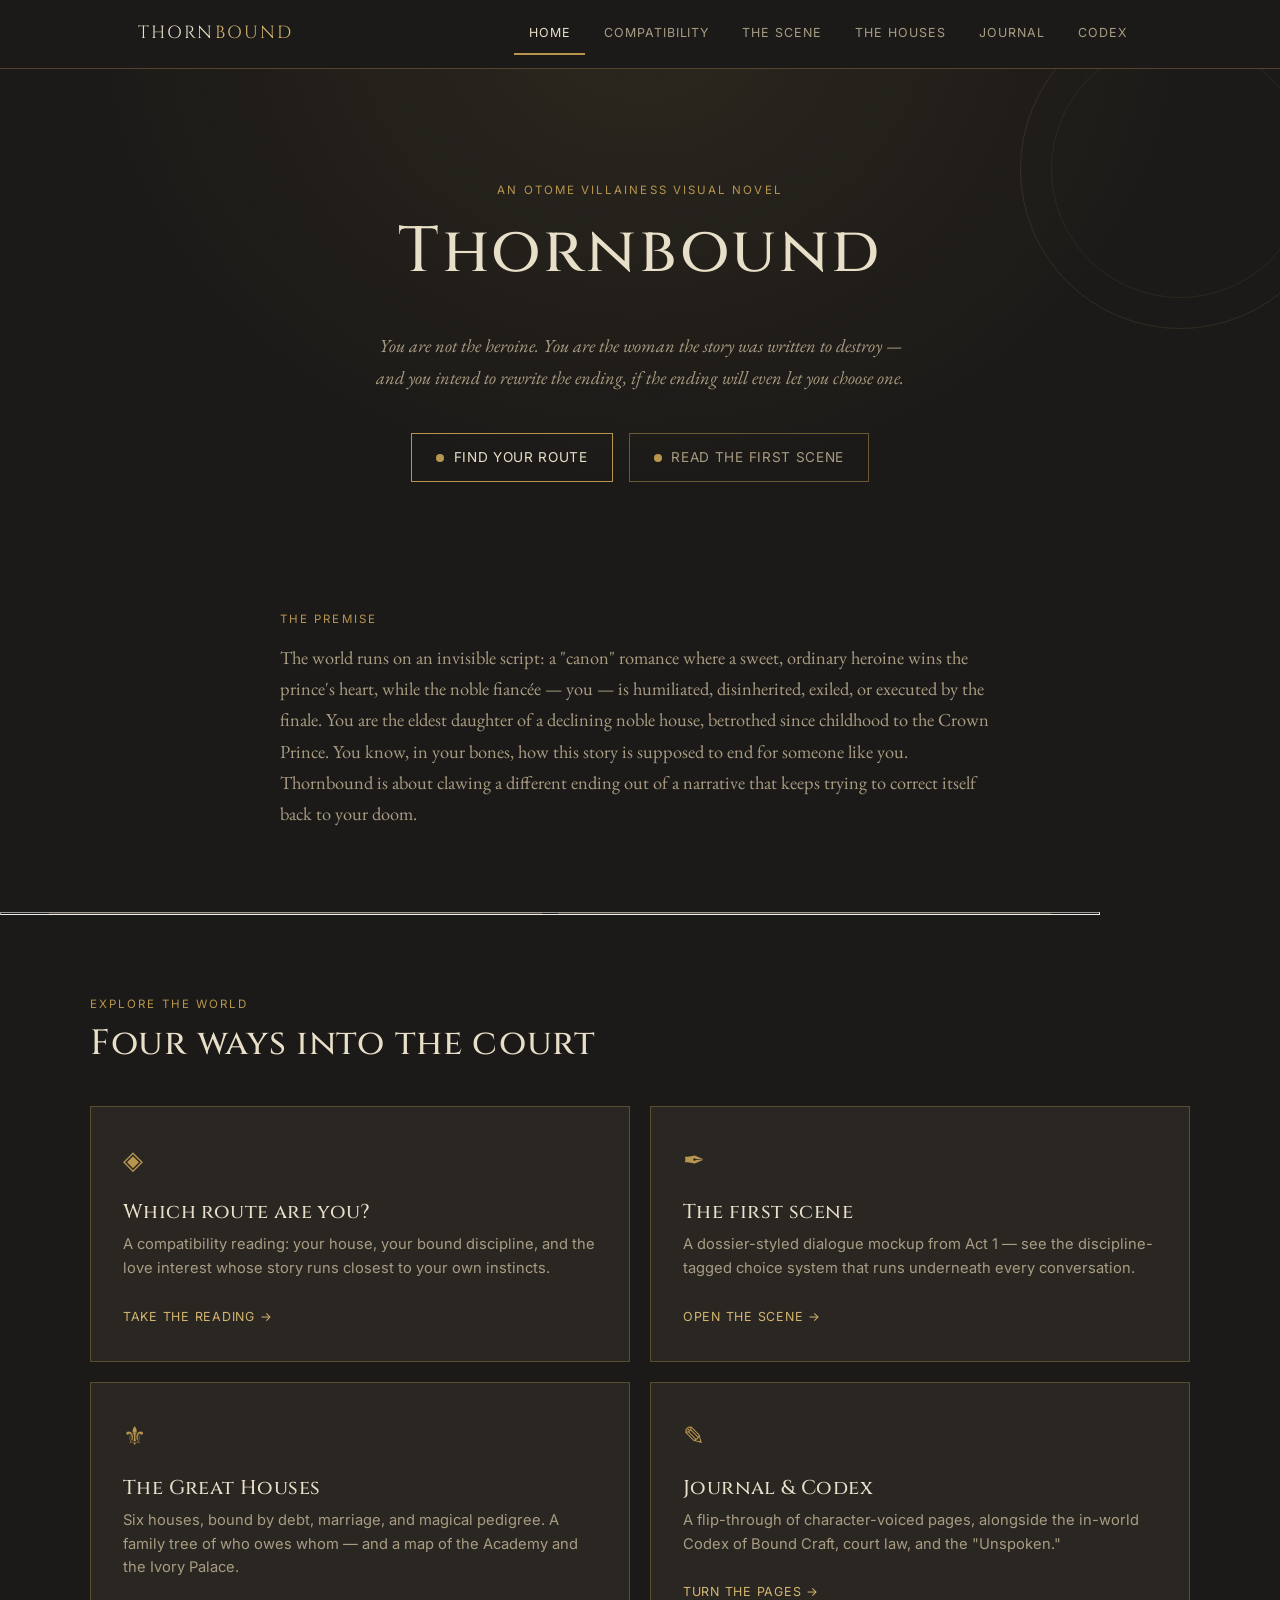
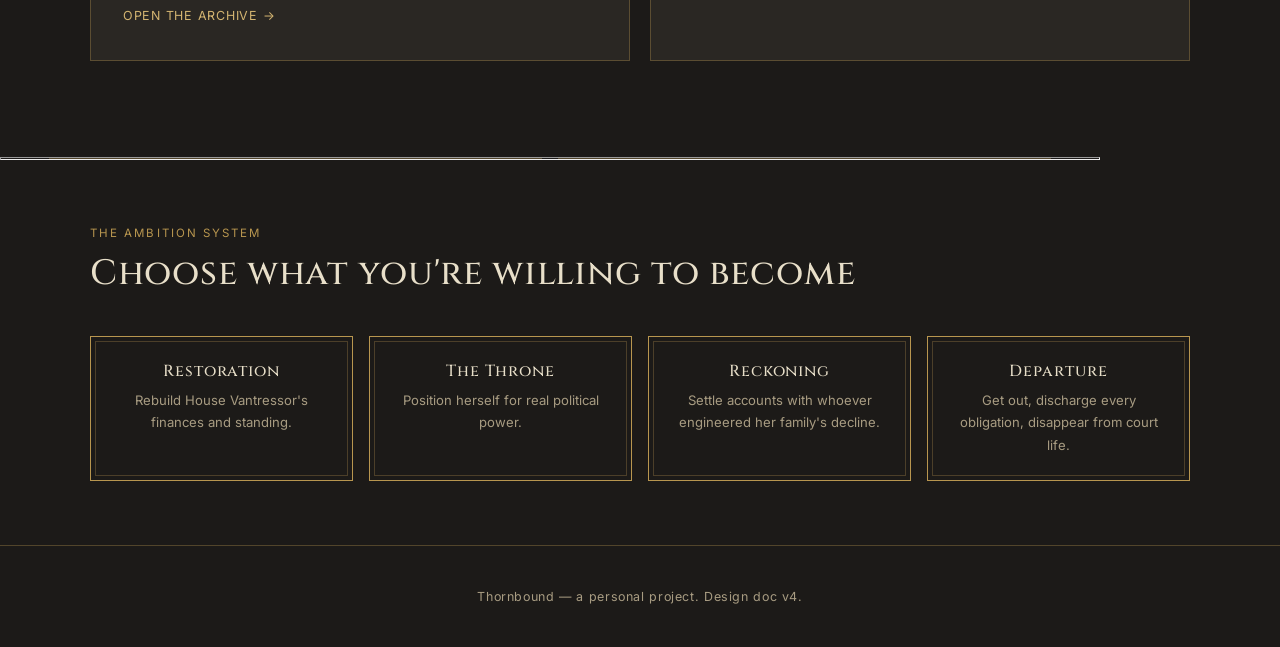
<file: index.html>
<!DOCTYPE html>
<html lang="en">
<head>
<meta charset="UTF-8">
<meta name="viewport" content="width=device-width, initial-scale=1.0">
<title>Thornbound — an otome villainess game</title>
<meta name="description" content="You are not the heroine. You are the woman the story was written to destroy. Thornbound is an otome villainess visual novel.">
<link rel="preconnect" href="https://fonts.googleapis.com">
<link rel="preconnect" href="https://fonts.gstatic.com" crossorigin>
<link href="https://fonts.googleapis.com/css2?family=Cinzel:wght@400;500;600&family=EB+Garamond:ital,wght@0,400;0,500;1,400&family=Inter:wght@400;500&display=swap" rel="stylesheet">
<link rel="stylesheet" href="tokens.css">
<link rel="stylesheet" href="nav.css">
<link rel="stylesheet" href="home.css">
</head>
<body>

<nav class="ledger-nav">
  <div class="ledger-nav__inner">
    <a href="index.html" class="ledger-nav__mark">THORN<span>BOUND</span></a>
    <button class="ledger-nav__toggle" id="navToggle" aria-label="Open menu" aria-expanded="false">☰</button>
    <ul class="ledger-nav__tabs" id="navTabs">
      <li><a href="index.html" aria-current="page">Home</a></li>
      <li><a href="quiz.html">Compatibility</a></li>
      <li><a href="demo.html">The scene</a></li>
      <li><a href="houses.html">The houses</a></li>
      <li><a href="journal.html">Journal</a></li>
      <li><a href="codex.html">Codex</a></li>
    </ul>
  </div>
</nav>

<header class="hero">
  <div class="container hero__inner">
    <p class="eyebrow">An otome villainess visual novel</p>
    <h1>Thornbound</h1>
    <p class="hero__logline">You are not the heroine. You are the woman the story was written to destroy —<br class="hero__br">
    and you intend to rewrite the ending, if the ending will even let you choose one.</p>
    <div class="hero__actions">
      <a href="quiz.html" class="seal-button">Find your route</a>
      <a href="demo.html" class="seal-button seal-button--ghost">Read the first scene</a>
    </div>
  </div>
  <div class="hero__seal" aria-hidden="true"></div>
</header>

<main>

  <section class="premise container">
    <div class="premise__mark eyebrow">The premise</div>
    <p class="premise__text">
      The world runs on an invisible script: a "canon" romance where a sweet, ordinary heroine
      wins the prince's heart, while the noble fiancée — you — is humiliated, disinherited, exiled,
      or executed by the finale. You are the eldest daughter of a declining noble house, betrothed
      since childhood to the Crown Prince. You know, in your bones, how this story is supposed to
      end for someone like you. Thornbound is about clawing a different ending out of a narrative
      that keeps trying to correct itself back to your doom.
    </p>
  </section>

  <hr class="divider--ornate container">

  <section class="explore container">
    <div class="section-head">
      <p class="eyebrow">Explore the world</p>
      <h2>Four ways into the court</h2>
    </div>

    <div class="explore__grid">

      <a class="dossier-card" href="quiz.html">
        <span class="dossier-card__glyph" aria-hidden="true">◈</span>
        <h3>Which route are you?</h3>
        <p>A compatibility reading: your house, your bound discipline, and the love interest
        whose story runs closest to your own instincts.</p>
        <span class="dossier-card__cta">Take the reading →</span>
      </a>

      <a class="dossier-card" href="demo.html">
        <span class="dossier-card__glyph" aria-hidden="true">✒</span>
        <h3>The first scene</h3>
        <p>A dossier-styled dialogue mockup from Act 1 — see the discipline-tagged choice
        system that runs underneath every conversation.</p>
        <span class="dossier-card__cta">Open the scene →</span>
      </a>

      <a class="dossier-card" href="houses.html">
        <span class="dossier-card__glyph" aria-hidden="true">⚜</span>
        <h3>The Great Houses</h3>
        <p>Six houses, bound by debt, marriage, and magical pedigree. A family tree of who
        owes whom — and a map of the Academy and the Ivory Palace.</p>
        <span class="dossier-card__cta">Open the archive →</span>
      </a>

      <a class="dossier-card" href="journal.html">
        <span class="dossier-card__glyph" aria-hidden="true">✎</span>
        <h3>Journal &amp; Codex</h3>
        <p>A flip-through of character-voiced pages, alongside the in-world Codex of Bound
        Craft, court law, and the "Unspoken."</p>
        <span class="dossier-card__cta">Turn the pages →</span>
      </a>

    </div>
  </section>

  <hr class="divider--ornate container">

  <section class="ambitions container">
    <div class="section-head">
      <p class="eyebrow">The Ambition system</p>
      <h2>Choose what you're willing to become</h2>
    </div>
    <div class="ambitions__grid">
      <div class="ambition-stamp"><h3>Restoration</h3><p>Rebuild House Vantressor's finances and standing.</p></div>
      <div class="ambition-stamp"><h3>The Throne</h3><p>Position herself for real political power.</p></div>
      <div class="ambition-stamp"><h3>Reckoning</h3><p>Settle accounts with whoever engineered her family's decline.</p></div>
      <div class="ambition-stamp"><h3>Departure</h3><p>Get out, discharge every obligation, disappear from court life.</p></div>
    </div>
  </section>

</main>

<footer class="site-footer">
  Thornbound — a personal project. Design doc v4.
</footer>

<script src="nav.js"></script>
</body>
</html>
</file>
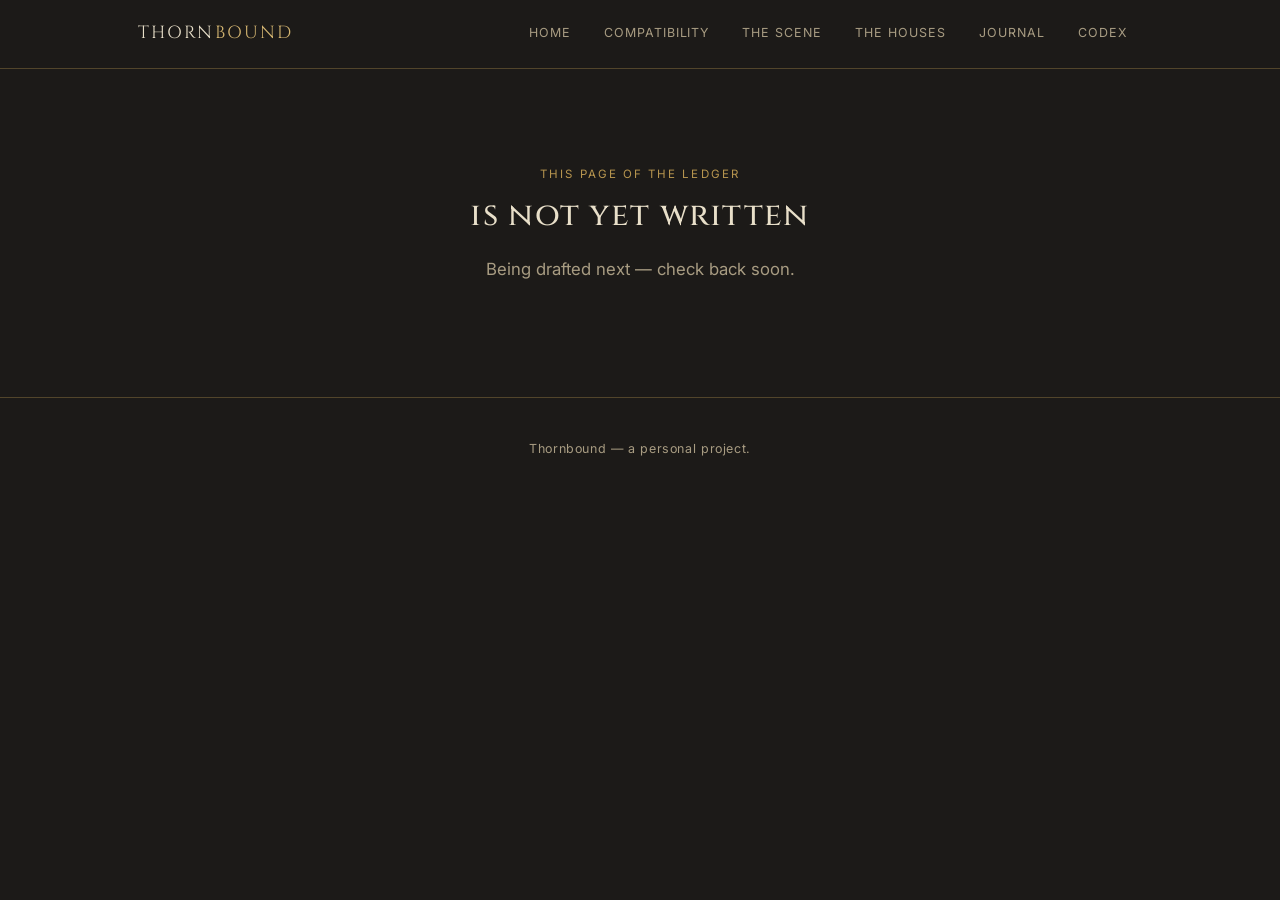
<file: codex.html>
<!DOCTYPE html>
<html lang="en">
<head>
<meta charset="UTF-8">
<meta name="viewport" content="width=device-width, initial-scale=1.0">
<title>Thornbound — coming soon</title>
<link rel="preconnect" href="https://fonts.googleapis.com">
<link rel="preconnect" href="https://fonts.gstatic.com" crossorigin>
<link href="https://fonts.googleapis.com/css2?family=Cinzel:wght@400;500;600&family=EB+Garamond:ital,wght@0,400;0,500;1,400&family=Inter:wght@400;500&display=swap" rel="stylesheet">
<link rel="stylesheet" href="tokens.css">
<link rel="stylesheet" href="nav.css">
</head>
<body>
<nav class="ledger-nav">
  <div class="ledger-nav__inner">
    <a href="index.html" class="ledger-nav__mark">THORN<span>BOUND</span></a>
    <button class="ledger-nav__toggle" id="navToggle" aria-label="Open menu" aria-expanded="false">☰</button>
    <ul class="ledger-nav__tabs" id="navTabs">
      <li><a href="index.html">Home</a></li>
      <li><a href="quiz.html">Compatibility</a></li>
      <li><a href="demo.html">The scene</a></li>
      <li><a href="houses.html">The houses</a></li>
      <li><a href="journal.html">Journal</a></li>
      <li><a href="codex.html">Codex</a></li>
    </ul>
  </div>
</nav>
<main class="container" style="padding:6rem 0; text-align:center;">
  <p class="eyebrow">This page of the ledger</p>
  <h1 style="font-size:2rem;">is not yet written</h1>
  <p style="color:var(--text-on-ink-muted); font-family:var(--font-ui);">Being drafted next — check back soon.</p>
</main>
<footer class="site-footer">Thornbound — a personal project.</footer>
<script src="nav.js"></script>
</body>
</html>
</file>
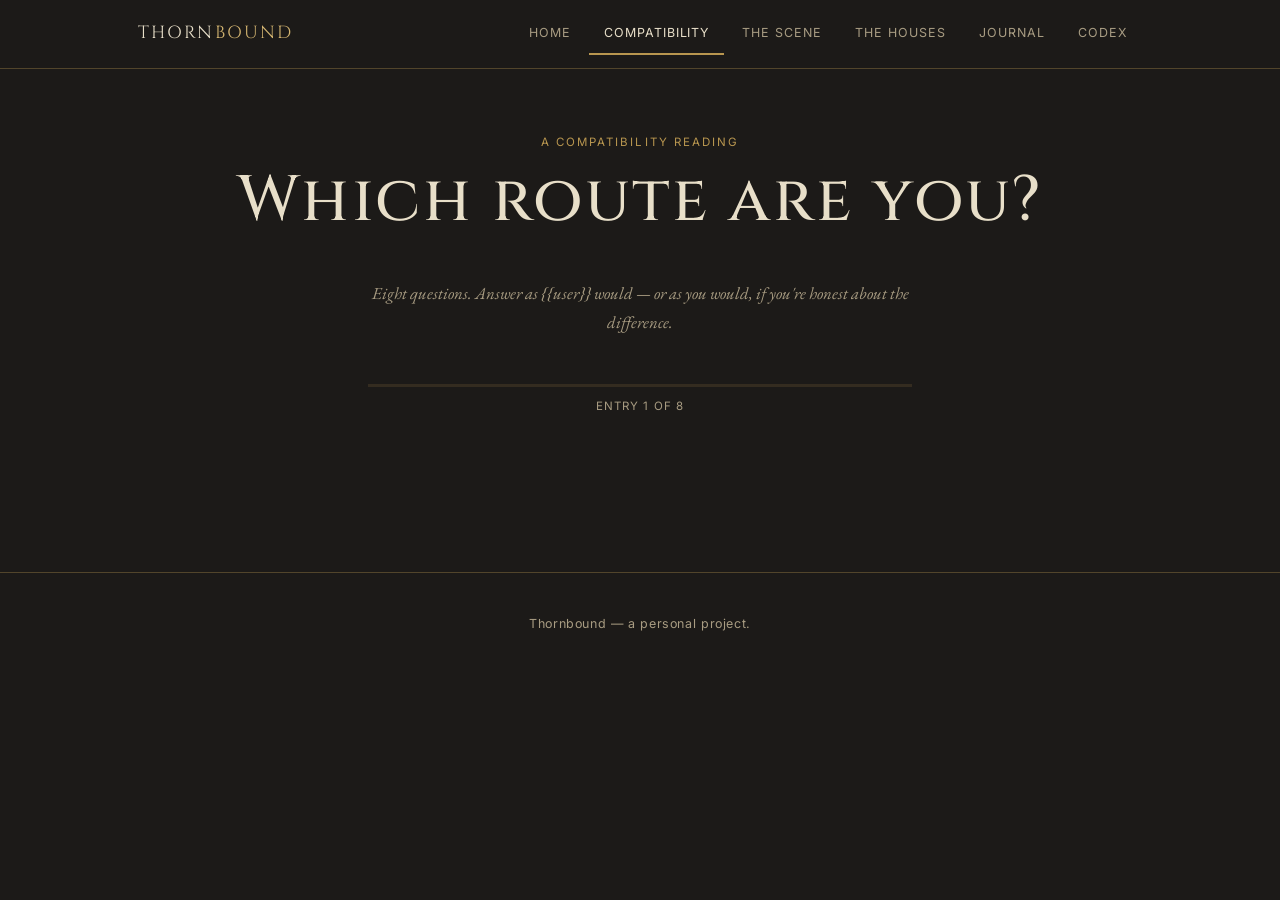
<file: quiz.html>
<!DOCTYPE html>
<html lang="en">
<head>
<meta charset="UTF-8">
<meta name="viewport" content="width=device-width, initial-scale=1.0">
<title>Compatibility Reading — Thornbound</title>
<meta name="description" content="Which Thornbound route, house, and discipline are you most compatible with?">
<link rel="preconnect" href="https://fonts.googleapis.com">
<link rel="preconnect" href="https://fonts.gstatic.com" crossorigin>
<link href="https://fonts.googleapis.com/css2?family=Cinzel:wght@400;500;600&family=EB+Garamond:ital,wght@0,400;0,500;1,400&family=Inter:wght@400;500&display=swap" rel="stylesheet">
<link rel="stylesheet" href="tokens.css">
<link rel="stylesheet" href="nav.css">
<link rel="stylesheet" href="quiz.css">
</head>
<body>

<nav class="ledger-nav">
  <div class="ledger-nav__inner">
    <a href="index.html" class="ledger-nav__mark">THORN<span>BOUND</span></a>
    <button class="ledger-nav__toggle" id="navToggle" aria-label="Open menu" aria-expanded="false">☰</button>
    <ul class="ledger-nav__tabs" id="navTabs">
      <li><a href="index.html">Home</a></li>
      <li><a href="quiz.html" aria-current="page">Compatibility</a></li>
      <li><a href="demo.html">The scene</a></li>
      <li><a href="houses.html">The houses</a></li>
      <li><a href="journal.html">Journal</a></li>
      <li><a href="codex.html">Codex</a></li>
    </ul>
  </div>
</nav>

<header class="quiz-header container">
  <p class="eyebrow">A compatibility reading</p>
  <h1>Which route are you?</h1>
  <p class="quiz-intro">Eight questions. Answer as {{user}} would — or as you would, if you're honest about the difference.</p>
</header>

<div class="quiz-progress">
  <div class="quiz-progress__track">
    <div class="quiz-progress__fill" id="progressFill"></div>
  </div>
  <p class="quiz-progress__label" id="progressLabel">Entry 1 of 8</p>
</div>

<main class="quiz-stage" id="quizStage">
  <!-- populated by js/quiz.js -->
</main>

<footer class="site-footer">
  Thornbound — a personal project.
</footer>

<script src="quiz-data.js"></script>
<script src="quiz.js"></script>
<script src="nav.js"></script>
</body>
</html>
</file>
<file: tokens.css>
/* ===================================================================
   THORNBOUND — Design tokens
   Derived from Section 18 of the design doc: ink/parchment base,
   gold-line filigree, per-House accent system, dossier/ledger UI.

   ✎ HOW TO CUSTOMIZE THIS SITE
   Every page loads this file first. Change a value here and it
   updates everywhere automatically.
     - Colors:  edit the hex values under "Base palette" / "House accents"
     - Fonts:   swap the names in --font-display / --font-body / --font-ui
                (remember to also update the Google Fonts <link> in each
                page's <head> if you change families)
     - Shapes:  --radius controls corner rounding site-wide (0 = sharp)
   Page-specific look (hero layout, card grids, etc.) lives in each
   page's own CSS file (home.css, quiz.css, etc.) — look for "✎ CUSTOMIZE"
   comments marking the purely decorative bits that are safe to rip out.
   =================================================================== */

:root {
  /* Base palette */
  --ink: #1C1A18;
  --ink-soft: #2A2723;
  --parchment: #EDE3D0;
  --parchment-dim: #E0D4BC;
  --gold: #B8964F;
  --gold-bright: #D4B571;

  /* Text on parchment / on ink */
  --text-on-parchment: #2A2420;
  --text-on-parchment-muted: #6B5F4F;
  --text-on-ink: #E8DFC9;
  --text-on-ink-muted: #A89C82;

  /* House accents (border/tint colors — Section 18) */
  --house-aldreth-a: #F4EFE0;   /* ivory */
  --house-aldreth-b: #C9A646;   /* gold */
  --house-vantressor-a: #6B1F2A; /* burgundy */
  --house-vantressor-b: #9C9C9C; /* silver */
  --house-rennmark-a: #2E2E2E;  /* charcoal */
  --house-rennmark-b: #1F3A5F;  /* deep blue */
  --house-dansworth-a: #E8D77A; /* pale yellow */
  --house-dansworth-b: #4F8F7C; /* sea-green */
  --house-voss-a: #5A6B7D;      /* slate-blue */
  --house-voss-b: #6B5A4A;      /* muted brown */
  --house-dorian-a: #1E5C43;    /* emerald */
  --house-dorian-b: #0F0F0F;    /* black */
  --house-dorian-c: #B8964F;    /* aged gold */

  /* Type */
  --font-display: 'Cinzel', 'Playfair Display', serif;
  --font-body: 'EB Garamond', 'Source Serif Pro', serif;
  --font-ui: 'Inter', 'Public Sans', sans-serif;

  /* Layout */
  --radius: 2px; /* deliberately near-sharp — ledger pages, not app cards */
  --border-hairline: 1px solid rgba(184, 150, 79, 0.35);
  --shadow-page: 0 8px 30px rgba(0, 0, 0, 0.35);

  --max-width: 1100px;
  --gutter: clamp(1.25rem, 4vw, 3rem);
}

* { box-sizing: border-box; }

html { scroll-behavior: smooth; }

body {
  background: var(--ink);
  color: var(--text-on-ink);
  font-family: var(--font-body);
  font-size: 1.05rem;
  line-height: 1.7;
  margin: 0;
  -webkit-font-smoothing: antialiased;
}

h1, h2, h3, h4 {
  font-family: var(--font-display);
  font-weight: 500;
  letter-spacing: 0.02em;
  line-height: 1.25;
  margin: 0 0 0.6em;
  color: var(--text-on-ink);
}

h1 { font-size: clamp(2.4rem, 5vw, 4rem); letter-spacing: 0.04em; }
h2 { font-size: clamp(1.6rem, 3vw, 2.2rem); }
h3 { font-size: 1.3rem; }

p { margin: 0 0 1em; }

a { color: var(--gold-bright); text-decoration: none; }
a:hover { text-decoration: underline; }
a:focus-visible,
button:focus-visible,
[tabindex]:focus-visible {
  outline: 2px solid var(--gold-bright);
  outline-offset: 3px;
}

.eyebrow {
  font-family: var(--font-ui);
  font-size: 0.72rem;
  letter-spacing: 0.18em;
  text-transform: uppercase;
  color: var(--gold);
}

.container {
  max-width: var(--max-width);
  margin: 0 auto;
  padding: 0 var(--gutter);
}

/* Gold-line filigree divider */
.divider {
  border: none;
  border-top: var(--border-hairline);
  margin: 3rem 0;
}

.divider--ornate {
  display: flex;
  align-items: center;
  gap: 1rem;
  margin: 3rem 0;
  color: var(--gold);
}
.divider--ornate::before,
.divider--ornate::after {
  content: '';
  flex: 1;
  border-top: var(--border-hairline);
}

/* Wax-seal button / interactive affordance — the signature element */
.seal-button {
  display: inline-flex;
  align-items: center;
  gap: 0.6rem;
  font-family: var(--font-ui);
  font-size: 0.85rem;
  letter-spacing: 0.05em;
  text-transform: uppercase;
  color: var(--text-on-ink);
  background: transparent;
  border: 1px solid var(--gold);
  padding: 0.75rem 1.5rem;
  cursor: pointer;
  transition: background 0.25s ease, color 0.25s ease;
  position: relative;
}
.seal-button::before {
  content: '';
  width: 8px;
  height: 8px;
  border-radius: 50%;
  background: var(--gold);
  transition: background 0.25s ease;
}
.seal-button:hover,
.seal-button:focus-visible {
  background: var(--gold);
  color: var(--ink);
}
.seal-button:hover::before,
.seal-button:focus-visible::before {
  background: var(--ink);
}

@media (prefers-reduced-motion: reduce) {
  html { scroll-behavior: auto; }
  * { animation-duration: 0.01ms !important; transition-duration: 0.01ms !important; }
}
</file>
<file: nav.css>
/* ===================================================================
   THORNBOUND — Navigation
   "Tabs on a closed ledger cover" per Section 18 Main Menu spec.
   =================================================================== */

.ledger-nav {
  position: sticky;
  top: 0;
  z-index: 50;
  background: var(--ink);
  border-bottom: var(--border-hairline);
}

.ledger-nav__inner {
  max-width: var(--max-width);
  margin: 0 auto;
  padding: 0 var(--gutter);
  display: flex;
  align-items: center;
  justify-content: space-between;
  height: 68px;
}

.ledger-nav__mark {
  font-family: var(--font-display);
  font-size: 1.1rem;
  letter-spacing: 0.12em;
  color: var(--text-on-ink);
}
.ledger-nav__mark span { color: var(--gold-bright); }

.ledger-nav__tabs {
  display: flex;
  gap: 0.25rem;
  list-style: none;
  margin: 0;
  padding: 0;
}

.ledger-nav__tabs a {
  display: block;
  font-family: var(--font-ui);
  font-size: 0.78rem;
  letter-spacing: 0.08em;
  text-transform: uppercase;
  color: var(--text-on-ink-muted);
  padding: 0.6rem 0.9rem;
  border-bottom: 2px solid transparent;
}

.ledger-nav__tabs a:hover,
.ledger-nav__tabs a[aria-current="page"] {
  color: var(--text-on-ink);
  border-bottom-color: var(--gold);
  text-decoration: none;
}

.ledger-nav__toggle {
  display: none;
  background: none;
  border: 1px solid var(--gold);
  color: var(--text-on-ink);
  width: 40px;
  height: 40px;
  cursor: pointer;
  font-size: 1.1rem;
}

@media (max-width: 760px) {
  .ledger-nav__toggle { display: block; }
  .ledger-nav__tabs {
    position: absolute;
    top: 68px;
    left: 0;
    right: 0;
    flex-direction: column;
    background: var(--ink-soft);
    border-bottom: var(--border-hairline);
    display: none;
    padding: 0.5rem 0;
  }
  .ledger-nav__tabs.is-open { display: flex; }
  .ledger-nav__tabs a { padding: 0.9rem var(--gutter); border-bottom: 1px solid rgba(184,150,79,0.15); }
}

footer.site-footer {
  border-top: var(--border-hairline);
  padding: 2.5rem var(--gutter);
  text-align: center;
  font-family: var(--font-ui);
  font-size: 0.78rem;
  letter-spacing: 0.05em;
  color: var(--text-on-ink-muted);
}
</file>
<file: home.css>
/* ===================================================================
   THORNBOUND — Homepage
   =================================================================== */

.hero {
  position: relative;
  padding: 7rem 0 5rem;
  text-align: center;
  overflow: hidden;
  /* ✎ CUSTOMIZE: swap this gradient for a hero image/texture if you want one —
     e.g. background: url('../assets/hero-bg.jpg') center/cover, var(--ink); */
  background:
    radial-gradient(ellipse at 50% -10%, rgba(184, 150, 79, 0.10), transparent 60%),
    var(--ink);
}

.hero__inner { position: relative; z-index: 2; }

.hero__logline {
  max-width: 640px;
  margin: 1.5rem auto 2.5rem;
  font-family: var(--font-body);
  font-style: italic;
  font-size: 1.15rem;
  color: var(--text-on-ink-muted);
}

.hero__actions {
  display: flex;
  gap: 1rem;
  justify-content: center;
  flex-wrap: wrap;
}

.seal-button--ghost {
  border-color: rgba(184, 150, 79, 0.5);
  color: var(--text-on-ink-muted);
}
.seal-button--ghost:hover { color: var(--ink); }

/* ✎ CUSTOMIZE: faint decorative seal, pure CSS, no image asset needed.
   Delete this whole block (and the .hero__seal div in the HTML) if you'd
   rather drop in your own illustration/sigil PNG here instead. */
.hero__seal {
  position: absolute;
  top: -60px;
  right: -60px;
  width: 320px;
  height: 320px;
  border: 1px solid rgba(184, 150, 79, 0.15);
  border-radius: 50%;
  z-index: 1;
}
.hero__seal::before {
  content: '';
  position: absolute;
  inset: 30px;
  border: 1px solid rgba(184, 150, 79, 0.1);
  border-radius: 50%;
}

.premise {
  padding: 3rem 0 1rem;
  max-width: 720px;
}
.premise__mark { margin-bottom: 0.75rem; }
.premise__text {
  font-size: 1.15rem;
  color: var(--text-on-ink-muted);
}

.section-head { margin-bottom: 2.5rem; }
.section-head .eyebrow { margin-bottom: 0.5rem; }
.section-head h2 { margin: 0; }

.explore { padding: 2rem 0 3rem; }
.explore__grid {
  display: grid;
  grid-template-columns: repeat(2, 1fr);
  gap: 1.25rem;
}
@media (max-width: 700px) {
  .explore__grid { grid-template-columns: 1fr; }
}

.dossier-card {
  display: block;
  background: var(--ink-soft);
  border: var(--border-hairline);
  padding: 2rem;
  color: var(--text-on-ink);
  text-decoration: none;
  transition: border-color 0.25s ease, transform 0.25s ease;
}
.dossier-card:hover {
  border-color: var(--gold);
  transform: translateY(-2px);
  text-decoration: none;
}
.dossier-card__glyph {
  display: block;
  font-size: 1.6rem;
  color: var(--gold);
  margin-bottom: 1rem;
}
.dossier-card h3 { margin-bottom: 0.6rem; font-size: 1.25rem; }
.dossier-card p {
  font-family: var(--font-ui);
  font-size: 0.92rem;
  line-height: 1.6;
  color: var(--text-on-ink-muted);
  margin-bottom: 1.25rem;
}
.dossier-card__cta {
  font-family: var(--font-ui);
  font-size: 0.78rem;
  letter-spacing: 0.06em;
  text-transform: uppercase;
  color: var(--gold-bright);
}

.ambitions { padding: 1rem 0 4rem; }
.ambitions__grid {
  display: grid;
  grid-template-columns: repeat(4, 1fr);
  gap: 1rem;
}
@media (max-width: 760px) {
  .ambitions__grid { grid-template-columns: repeat(2, 1fr); }
}

.ambition-stamp {
  border: 1px solid var(--gold);
  padding: 1.5rem 1.25rem;
  text-align: center;
  position: relative;
}
/* ✎ CUSTOMIZE: double-border "stamped seal" effect — remove this ::before
   for a plain single-border card, or replace with a background icon/glyph. */
.ambition-stamp::before {
  content: '';
  position: absolute;
  inset: 4px;
  border: 1px solid rgba(184, 150, 79, 0.3);
  pointer-events: none;
}
.ambition-stamp h3 {
  font-size: 1rem;
  letter-spacing: 0.06em;
  margin-bottom: 0.5rem;
}
.ambition-stamp p {
  font-family: var(--font-ui);
  font-size: 0.82rem;
  color: var(--text-on-ink-muted);
  margin: 0;
}
</file>
<file: quiz.css>
/* ===================================================================
   THORNBOUND — Quiz page
   =================================================================== */

.quiz-header {
  padding: 4rem 0 1rem;
  text-align: center;
}
.quiz-header .eyebrow { margin-bottom: 0.5rem; }
.quiz-header p.quiz-intro {
  max-width: 560px;
  margin: 1rem auto 0;
  color: var(--text-on-ink-muted);
  font-style: italic;
}

.quiz-progress {
  max-width: 640px;
  margin: 2rem auto 0;
  padding: 0 var(--gutter);
}
.quiz-progress__track {
  height: 3px;
  background: rgba(184, 150, 79, 0.15);
  position: relative;
}
.quiz-progress__fill {
  height: 100%;
  width: 0%;
  background: var(--gold);
  transition: width 0.4s ease;
}
.quiz-progress__label {
  font-family: var(--font-ui);
  font-size: 0.72rem;
  letter-spacing: 0.1em;
  text-transform: uppercase;
  color: var(--text-on-ink-muted);
  margin-top: 0.6rem;
  text-align: center;
}

.quiz-stage {
  max-width: 640px;
  margin: 0 auto;
  padding: 3rem var(--gutter) 6rem;
  text-align: center;
}

.quiz-question {
  font-size: 1.5rem;
  margin: 0.5rem 0 2.5rem;
}

.quiz-answers {
  display: flex;
  flex-direction: column;
  gap: 0.75rem;
}

.quiz-answer {
  display: flex;
  align-items: center;
  gap: 0.9rem;
  text-align: left;
  background: var(--ink-soft);
  border: var(--border-hairline);
  color: var(--text-on-ink);
  font-family: var(--font-body);
  font-size: 1rem;
  padding: 1.1rem 1.4rem;
  cursor: pointer;
  transition: border-color 0.2s ease, transform 0.15s ease;
}
.quiz-answer:hover,
.quiz-answer:focus-visible {
  border-color: var(--gold);
  transform: translateX(4px);
}

/* ✎ CUSTOMIZE: the small wax-seal dot before each answer — remove the
   span in quiz.js's answersHtml template if you'd rather not have it */
.quiz-answer__seal {
  flex-shrink: 0;
  width: 8px;
  height: 8px;
  border-radius: 50%;
  border: 1px solid var(--gold);
  transition: background 0.2s ease;
}
.quiz-answer:hover .quiz-answer__seal,
.quiz-answer:focus-visible .quiz-answer__seal {
  background: var(--gold);
}

/* Result screen */
.quiz-result__name {
  font-size: 2rem;
  margin: 0.5rem 0 0.4rem;
}
.quiz-result__house {
  font-family: var(--font-ui);
  font-size: 0.85rem;
  letter-spacing: 0.04em;
  color: var(--gold-bright);
  margin-bottom: 1.5rem;
}
.quiz-result__tagline {
  font-style: italic;
  font-size: 1.1rem;
  color: var(--text-on-ink-muted);
  max-width: 480px;
  margin: 0 auto 2.5rem;
}
.quiz-result__actions {
  display: flex;
  gap: 1rem;
  justify-content: center;
  flex-wrap: wrap;
}
</file>
